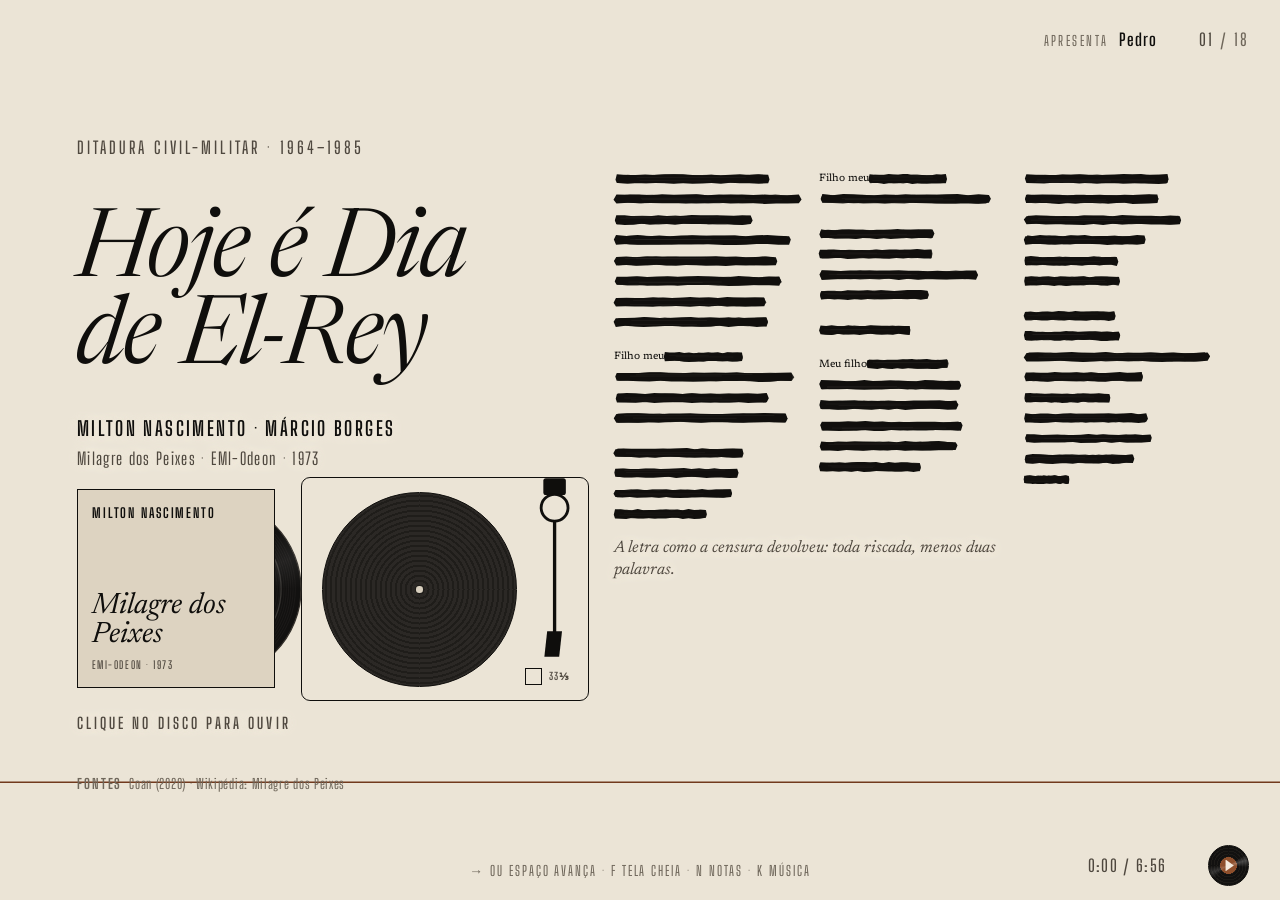
<file: index.html>
<!doctype html>
<html lang="pt-BR">
  <head>
    <meta charset="utf-8" />
    <meta name="viewport" content="width=device-width, initial-scale=1, viewport-fit=cover" />
    <title>Hoje é Dia de El-Rey · censura e voz</title>
    <meta name="description" content="Apresentação de História: “Hoje é Dia de El-Rey” (Milton Nascimento e Márcio Borges, 1973), a canção que teve a letra vetada pela censura da ditadura e foi gravada só com a voz." />
    <meta name="theme-color" content="#0f0e0c" />
    <link rel="icon" href="data:image/svg+xml,%3Csvg xmlns='http://www.w3.org/2000/svg' viewBox='0 0 32 32'%3E%3Crect width='32' height='32' fill='%23ebe4d6'/%3E%3Cpath d='M4 11.5l24-1.2v5.4L4 16.9z' fill='%2311100e'/%3E%3Cpath d='M4 20.2l17-.6v4.2l-17 .5z' fill='%2311100e'/%3E%3C/svg%3E" />

    <link rel="preload" href="assets/fonts/big-shoulders-display-normal-latin.woff2" as="font" type="font/woff2" crossorigin />
    <link rel="preload" href="assets/fonts/newsreader-normal-latin.woff2" as="font" type="font/woff2" crossorigin />
    <link rel="preload" href="assets/fonts/newsreader-italic-latin.woff2" as="font" type="font/woff2" crossorigin />

    <link rel="stylesheet" href="css/fonts.css" />
    <link rel="stylesheet" href="css/base.css" />
    <link rel="stylesheet" href="css/slides.css" />
  </head>
  <body class="carregando" data-tema="papel">
    <!-- A voz: serra desenhada pelo AnalyserNode (js/voz.js) -->
    <canvas id="voz" aria-hidden="true"></canvas>

    <!-- Os slides são montados aqui por js/render.js a partir de content/ -->
    <main id="deck" aria-live="polite"></main>

    <div id="chrome">
      <div class="progresso" aria-hidden="true"><span></span></div>
      <div class="contador" aria-label="slide atual"></div>
      <div class="apresentador" hidden><span class="ap-rotulo">apresenta</span><span class="ap-nome"></span></div>
      <div class="player" hidden>
        <span class="pl-modo"></span>
        <span class="pl-tempo">0:00</span>
        <button class="pl-btn" type="button" aria-label="Tocar a música (K)"></button>
      </div>
      <div class="pl-yt" hidden></div>
      <p class="dica">→ ou espaço avança · F tela cheia · N notas · K música</p>
    </div>

    <div id="wipe" aria-hidden="true"></div>
    <div id="blackout" aria-hidden="true"></div>
    <div id="erro" role="alert"></div>

    <!-- Filtro do carimbo: tinta falhada e borda irregular -->
    <svg width="0" height="0" style="position: absolute" aria-hidden="true" focusable="false">
      <filter id="tinta-carimbo" x="-10%" y="-20%" width="120%" height="140%">
        <feTurbulence type="fractalNoise" baseFrequency="0.85" numOctaves="3" seed="7" result="ruido" />
        <feColorMatrix in="ruido" type="matrix" values="0 0 0 0 0  0 0 0 0 0  0 0 0 0 0  0 0 0 -6 4.1" result="falhas" />
        <feComposite in="SourceGraphic" in2="falhas" operator="in" result="tinta" />
        <feTurbulence type="turbulence" baseFrequency="0.035" numOctaves="1" seed="3" result="onda" />
        <feDisplacementMap in="tinta" in2="onda" scale="3" xChannelSelector="R" yChannelSelector="G" />
      </filter>
    </svg>

    <noscript>
      <p style="padding: 2em; font-size: 20px">Esta apresentação precisa de JavaScript ligado.</p>
    </noscript>

    <script type="module" src="js/main.js"></script>
  </body>
</html>
</file>
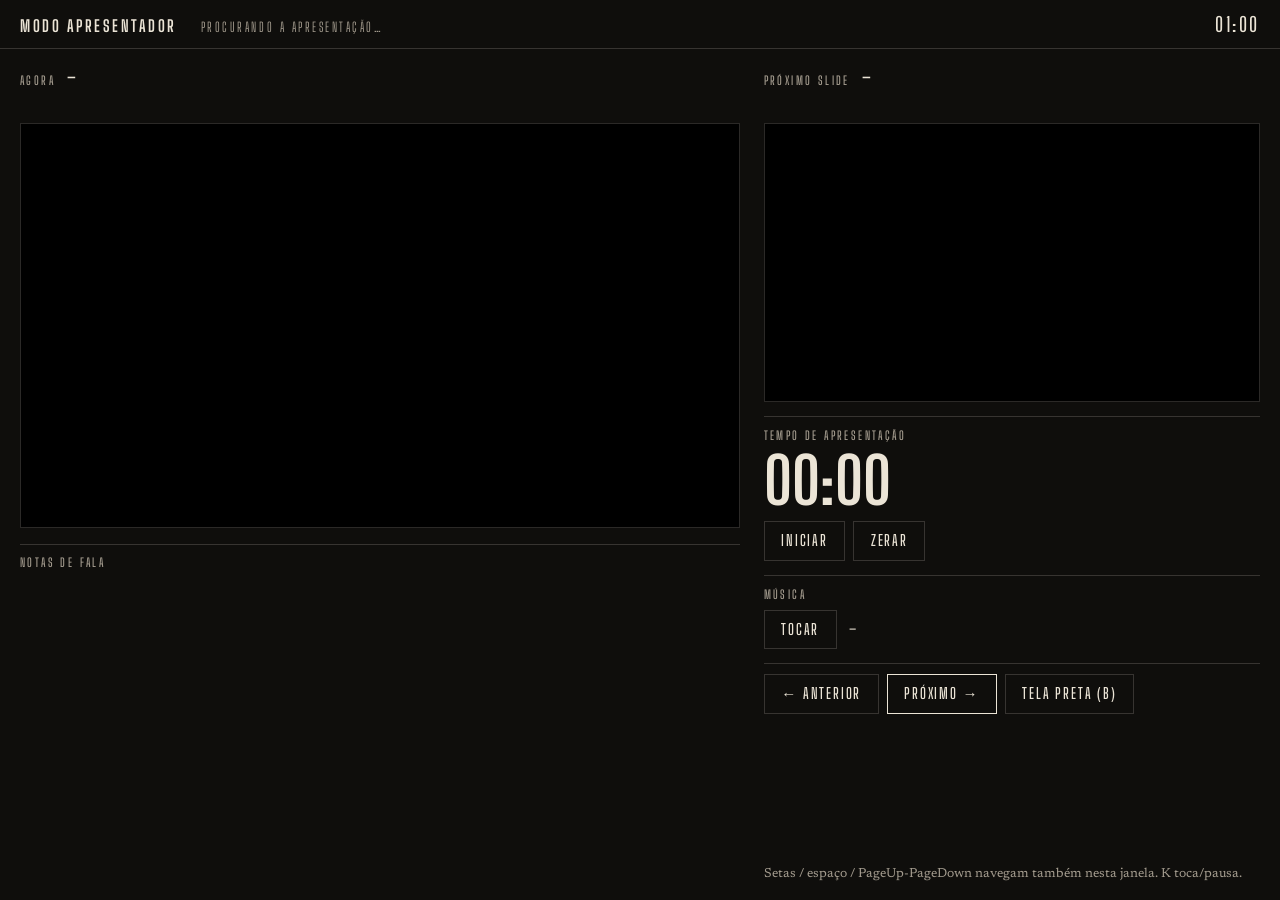
<file: presenter.html>
<!doctype html>
<html lang="pt-BR">
  <head>
    <meta charset="utf-8" />
    <meta name="viewport" content="width=device-width, initial-scale=1" />
    <title>Modo apresentador · Hoje é Dia de El-Rey</title>
    <meta name="robots" content="noindex" />
    <link rel="icon" href="data:image/svg+xml,%3Csvg xmlns='http://www.w3.org/2000/svg' viewBox='0 0 32 32'%3E%3Crect width='32' height='32' fill='%230f0e0c'/%3E%3Cpath d='M4 11.5l24-1.2v5.4L4 16.9z' fill='%23ebe4d6'/%3E%3C/svg%3E" />
    <link rel="stylesheet" href="css/fonts.css" />
    <link rel="stylesheet" href="css/presenter.css" />
  </head>
  <body>
    <header class="topo">
      <p class="marca">Modo apresentador</p>
      <p class="conexao" id="conexao">procurando a apresentação…</p>
      <p class="relogio" id="relogio">--:--</p>
    </header>

    <main class="painel">
      <section class="col-atual">
        <div class="rotulo">
          <span class="etiqueta">Agora</span>
          <span id="atual-titulo">–</span>
          <span class="passo" id="atual-passo"></span>
        </div>
        <p class="quem" id="atual-quem"></p>
        <div class="tela" id="tela-atual"><iframe id="prev-atual" title="Slide atual" tabindex="-1"></iframe></div>
        <section class="notas">
          <h2>Notas de fala</h2>
          <div id="notas" class="notas-texto"></div>
        </section>
      </section>

      <section class="col-lado">
        <div class="rotulo">
          <span class="etiqueta">Próximo slide</span>
          <span id="prox-titulo">–</span>
        </div>
        <p class="quem" id="prox-quem"></p>
        <div class="tela pequena" id="tela-prox"><iframe id="prev-prox" title="Próximo slide" tabindex="-1"></iframe></div>

        <div class="bloco cronometro">
          <span class="etiqueta">Tempo de apresentação</span>
          <p class="crono" id="crono">00:00</p>
          <div class="botoes">
            <button id="crono-btn" type="button">iniciar</button>
            <button id="crono-zerar" type="button">zerar</button>
          </div>
        </div>

        <div class="bloco audio">
          <span class="etiqueta">Música</span>
          <p class="au-linha"><button id="au-btn" type="button">tocar</button> <span id="au-tempo">–</span> <span id="au-modo" class="au-modo"></span></p>
        </div>

        <div class="bloco nav">
          <button id="nav-ant" type="button">← anterior</button>
          <button id="nav-prox" type="button" class="principal">próximo →</button>
          <button id="nav-black" type="button">tela preta (B)</button>
        </div>
        <p class="atalhos">Setas / espaço / PageUp-PageDown navegam também nesta janela. K toca/pausa.</p>
      </section>
    </main>

    <script type="module" src="js/presenter.js"></script>
  </body>
</html>
</file>
<file: css/fonts.css>
/* Fontes locais (baixadas do Google Fonts, licença SIL OFL — ver assets/fonts/OFL-*.txt).
   Nada é carregado da internet: a apresentação funciona offline. */

@font-face {
  font-family: "Big Shoulders Display";
  src: url("../assets/fonts/big-shoulders-display-normal-latin.woff2") format("woff2");
  font-weight: 100 900;
  font-style: normal;
  font-display: block;
  unicode-range: U+0000-00FF, U+0131, U+0152-0153, U+02BB-02BC, U+02C6, U+02DA, U+02DC, U+0304, U+0308, U+0329, U+2000-206F, U+20AC, U+2122, U+2191, U+2193, U+2212, U+2215, U+FEFF, U+FFFD;
}
@font-face {
  font-family: "Big Shoulders Display";
  src: url("../assets/fonts/big-shoulders-display-normal-latin-ext.woff2") format("woff2");
  font-weight: 100 900;
  font-style: normal;
  font-display: block;
  unicode-range: U+0100-02BA, U+02BD-02C5, U+02C7-02CC, U+02CE-02D7, U+02DD-02FF, U+0304, U+0308, U+0329, U+1D00-1DBF, U+1E00-1E9F, U+1EF2-1EFF, U+2020, U+20A0-20AB, U+20AD-20C4, U+2113, U+2C60-2C7F, U+A720-A7FF;
}

@font-face {
  font-family: "Newsreader";
  src: url("../assets/fonts/newsreader-normal-latin.woff2") format("woff2");
  font-weight: 200 800;
  font-style: normal;
  font-display: block;
  unicode-range: U+0000-00FF, U+0131, U+0152-0153, U+02BB-02BC, U+02C6, U+02DA, U+02DC, U+0304, U+0308, U+0329, U+2000-206F, U+20AC, U+2122, U+2191, U+2193, U+2212, U+2215, U+FEFF, U+FFFD;
}
@font-face {
  font-family: "Newsreader";
  src: url("../assets/fonts/newsreader-normal-latin-ext.woff2") format("woff2");
  font-weight: 200 800;
  font-style: normal;
  font-display: block;
  unicode-range: U+0100-02BA, U+02BD-02C5, U+02C7-02CC, U+02CE-02D7, U+02DD-02FF, U+0304, U+0308, U+0329, U+1D00-1DBF, U+1E00-1E9F, U+1EF2-1EFF, U+2020, U+20A0-20AB, U+20AD-20C4, U+2113, U+2C60-2C7F, U+A720-A7FF;
}
@font-face {
  font-family: "Newsreader";
  src: url("../assets/fonts/newsreader-italic-latin.woff2") format("woff2");
  font-weight: 200 800;
  font-style: italic;
  font-display: block;
  unicode-range: U+0000-00FF, U+0131, U+0152-0153, U+02BB-02BC, U+02C6, U+02DA, U+02DC, U+0304, U+0308, U+0329, U+2000-206F, U+20AC, U+2122, U+2191, U+2193, U+2212, U+2215, U+FEFF, U+FFFD;
}
@font-face {
  font-family: "Newsreader";
  src: url("../assets/fonts/newsreader-italic-latin-ext.woff2") format("woff2");
  font-weight: 200 800;
  font-style: italic;
  font-display: block;
  unicode-range: U+0100-02BA, U+02BD-02C5, U+02C7-02CC, U+02CE-02D7, U+02DD-02FF, U+0304, U+0308, U+0329, U+1D00-1DBF, U+1E00-1E9F, U+1EF2-1EFF, U+2020, U+20A0-20AB, U+20AD-20C4, U+2113, U+2C60-2C7F, U+A720-A7FF;
}
</file>
<file: css/base.css>
/* ==========================================================================
   Base: tokens, palco 16:9, elementos fixos (progresso, apresentador, player),
   tarjas e transições. As composições de cada slide estão em slides.css.
   ========================================================================== */

:root {
  /* Paleta: preto-tarja domina; vermelho-carimbo só em vetos e datas-chave;
     óxido de ferro só na voz (a serra). */
  --tinta: #0f0e0c;
  --tinta-2: #1c1a17;
  --papel: #ebe4d6;
  --papel-2: #ddd3c1;
  --carimbo: #cf2e1d;
  --carimbo-claro: #ff5a3c;
  --ferro: #8e4f2c;
  --ferro-claro: #d08a5a;

  /* 1u = 1% da largura de um palco 16:9 que cabe na tela.
     1366x768 → 13,66px · 1920x1080 → 19,2px */
  --u: min(1vw, 1.7778vh);

  --sans: "Big Shoulders Display", "Arial Narrow", sans-serif;
  --serif: "Newsreader", Georgia, serif;

  --t-micro: calc(var(--u) * 1.08);
  --t-small: calc(var(--u) * 1.32);
  --t-body: calc(var(--u) * 1.62);
  --t-lead: calc(var(--u) * 2.2);

  --ease-tarja: cubic-bezier(0.65, 0, 0.2, 1);
  --ease-saida: cubic-bezier(0.2, 0.7, 0.2, 1);
}

/* Os temas valem tanto para o <body> (elementos fixos) quanto para cada slide. */
[data-tema="papel"] {
  --bg: var(--papel);
  --fg: var(--tinta);
  --fg-2: #4f483f;
  --fg-3: #6f675b;
  --regra: rgba(15, 14, 12, 0.3);
  --acento: var(--carimbo);
  --marca: #11100e;
}
[data-tema="tarja"] {
  --bg: var(--tinta);
  --fg: var(--papel);
  --fg-2: #bdb5a7;
  --fg-3: #958d80;
  --regra: rgba(235, 228, 214, 0.26);
  --acento: var(--carimbo-claro);
  --marca: #ebe4d6;
}

*,
*::before,
*::after {
  box-sizing: border-box;
}

html,
body {
  margin: 0;
  height: 100%;
  overflow: hidden;
}

body {
  background: var(--bg, var(--papel));
  color: var(--fg, var(--tinta));
  font-family: var(--serif);
  font-size: var(--t-body);
  line-height: 1.4;
  -webkit-font-smoothing: antialiased;
  text-rendering: optimizeLegibility;
  font-kerning: normal;
  -webkit-tap-highlight-color: transparent;
  touch-action: pan-y;
}

body.carregando #deck,
body.carregando #chrome {
  visibility: hidden;
}

h1,
h2,
h3,
p,
ol,
ul,
dl,
dd,
figure,
blockquote {
  margin: 0;
  padding: 0;
}
ol,
ul {
  list-style: none;
}
button {
  font: inherit;
  color: inherit;
  background: none;
  border: 0;
  padding: 0;
  cursor: pointer;
}
a {
  color: inherit;
}
em {
  font-style: italic;
}
strong {
  font-weight: 650;
}
:focus-visible {
  outline: 2px solid var(--acento);
  outline-offset: 3px;
}

/* --------------------------------------------------------------------------
   Camadas: voz (canvas) atrás, slides no meio, controles na frente.
   -------------------------------------------------------------------------- */

#voz {
  position: fixed;
  inset: 0;
  width: 100vw;
  height: 100vh;
  z-index: 1;
  pointer-events: none;
}

#deck {
  position: fixed;
  inset: 0;
  z-index: 2;
}

.slide {
  position: absolute;
  inset: 0;
  visibility: hidden;
  display: grid;
  place-items: center;
  overflow: hidden;
}
.slide.is-active {
  visibility: visible;
}

/* O palco: composição desenhada em 100u x 56,25u. */
.stage {
  position: relative;
  width: calc(var(--u) * 100);
  height: calc(var(--u) * 56.25);
}

/* --------------------------------------------------------------------------
   Tipografia comum
   -------------------------------------------------------------------------- */

.kicker {
  position: absolute;
  left: calc(var(--u) * 6);
  top: calc(var(--u) * 3.6);
  font-family: var(--sans);
  font-weight: 600;
  font-size: var(--t-small);
  letter-spacing: 0.16em;
  text-transform: uppercase;
  color: var(--fg-2);
}

.fontes {
  position: absolute;
  left: calc(var(--u) * 6);
  right: calc(var(--u) * 24);
  bottom: calc(var(--u) * 1.4);
  font-family: var(--sans);
  font-weight: 500;
  font-size: var(--t-micro);
  letter-spacing: 0.05em;
  color: var(--fg-3);
  line-height: 1.25;
}
.fontes b {
  font-weight: 700;
  letter-spacing: 0.14em;
  text-transform: uppercase;
  margin-right: 0.5em;
}

.cit-ref {
  display: block;
  margin-top: 0.7em;
  font-family: var(--sans);
  font-style: normal;
  font-weight: 500;
  font-size: var(--t-micro);
  letter-spacing: 0.06em;
  color: var(--fg-3);
}
.cit-ref .autor {
  display: block;
  font-weight: 700;
  letter-spacing: 0.12em;
  text-transform: uppercase;
  color: var(--fg-2);
}

/* --------------------------------------------------------------------------
   Tarjas (pincel atômico). Cada trecho censurado recebe um traço SVG único,
   gerado em js/tarja.js. "Liberar" recolhe o traço da esquerda para a direita.
   -------------------------------------------------------------------------- */

.verso {
  display: block;
}

.seg.tarjado {
  color: transparent;
  background-repeat: no-repeat;
  background-position: right center;
  background-size: 100% 100%;
  -webkit-box-decoration-break: clone;
  box-decoration-break: clone;
  padding: 0.04em 0.14em;
  margin: 0 -0.14em;
  transition:
    background-size 0.8s var(--ease-tarja),
    color 0.4s ease 0.35s;
}
.seg.tarjado.liberado {
  background-size: 0% 100%;
  color: var(--fg);
}

/* As duas palavras que a censura deixou passar. */
.seg.sobrevivente {
  color: var(--fg);
  text-decoration-line: underline;
  text-decoration-color: transparent;
  text-decoration-thickness: 0.07em;
  text-underline-offset: 0.2em;
  transition:
    color 0.5s ease,
    text-decoration-color 0.5s ease;
}
/* Quando "filho meu" soa na gravação (0:57, 2:04, 3:09), as palavras acendem. */
body.filho-aceso .seg.sobrevivente,
body.filho-aceso [data-sobrevivente] {
  color: var(--acento);
  text-decoration-color: var(--acento);
}
[data-sobrevivente] {
  transition: color 0.6s ease;
}

/* --------------------------------------------------------------------------
   Elementos fixos
   -------------------------------------------------------------------------- */

#chrome {
  position: fixed;
  inset: 0;
  z-index: 5;
  pointer-events: none;
  font-family: var(--sans);
  color: var(--fg-2);
}
#chrome > * {
  pointer-events: auto;
}

.progresso {
  position: absolute;
  left: 0;
  right: 0;
  top: 0;
  height: 3px;
  pointer-events: none;
}
.progresso span {
  display: block;
  height: 100%;
  width: 100%;
  background: var(--fg);
  opacity: 0.55;
  transform-origin: left;
  transform: scaleX(0);
  transition: transform 0.5s var(--ease-saida);
}

.contador {
  position: absolute;
  right: calc(var(--u) * 2.4);
  top: calc(var(--u) * 2.2);
  font-size: var(--t-small);
  font-weight: 600;
  letter-spacing: 0.12em;
  font-variant-numeric: tabular-nums;
  pointer-events: none;
}
.contador .de {
  color: var(--fg-3);
}

/* Quem apresenta: discreto, ao lado do contador. */
.apresentador {
  position: absolute;
  right: calc(var(--u) * 9.6);
  top: calc(var(--u) * 2.2);
  display: flex;
  align-items: baseline;
  gap: 0.6em;
  font-size: var(--t-small);
  pointer-events: none;
}
.apresentador .ap-rotulo {
  font-weight: 500;
  font-size: var(--t-micro);
  letter-spacing: 0.18em;
  text-transform: uppercase;
  color: var(--fg-3);
}
.apresentador .ap-nome {
  font-weight: 650;
  letter-spacing: 0.06em;
  color: var(--fg);
}

/* Mini-controle do áudio: sempre à mão, canto inferior direito. */
.player {
  position: absolute;
  right: calc(var(--u) * 2.4);
  bottom: calc(var(--u) * 1.1);
  display: flex;
  align-items: center;
  gap: 0.75em;
  font-size: var(--t-small);
}
.player[hidden] {
  display: none;
}
/* O botão é um disquinho: sulcos, selo cor de ferro, e um reflexo que gira enquanto toca. */
.pl-btn {
  position: relative;
  width: calc(var(--u) * 3.2);
  height: calc(var(--u) * 3.2);
  min-width: 36px;
  min-height: 36px;
  border-radius: 50%;
  border: 1.5px solid var(--fg);
  color: #f4ebde;
  background:
    radial-gradient(circle, var(--ferro) 0 30%, transparent 31%),
    repeating-radial-gradient(circle, #121110 0 2px, #1d1b18 2px 3px);
}
.pl-btn::after {
  content: "";
  position: absolute;
  inset: 0;
  border-radius: 50%;
  background: conic-gradient(from 20deg, transparent 0 10%, rgba(255, 255, 255, 0.22) 15%, transparent 21% 58%, rgba(255, 255, 255, 0.14) 63%, transparent 69%);
}
.pl-btn.tocando::after {
  animation: girar 1.8s linear infinite;
}
@keyframes girar {
  to {
    transform: rotate(360deg);
  }
}
.pl-btn::before {
  content: "";
  position: absolute;
  z-index: 1;
  inset: 0;
  margin: auto;
  width: 26%;
  height: 30%;
  background: currentColor;
  clip-path: polygon(18% 0, 100% 50%, 18% 100%);
}
.pl-btn.tocando::before {
  width: 24%;
  height: 26%;
  clip-path: none;
  background: linear-gradient(90deg, currentColor 0 34%, transparent 34% 66%, currentColor 66% 100%);
}
.pl-tempo {
  font-weight: 600;
  letter-spacing: 0.08em;
  font-variant-numeric: tabular-nums;
  color: var(--fg-2);
  min-width: 6.4em;
}
.pl-modo {
  font-size: var(--t-micro);
  letter-spacing: 0.14em;
  text-transform: uppercase;
  color: var(--fg-3);
}
/* Fallback do YouTube: o player precisa ficar visível para tocar. */
.pl-yt {
  position: fixed;
  right: calc(var(--u) * 2.4);
  bottom: calc(var(--u) * 4.6);
  width: 176px;
  height: 99px;
  background: #000;
  border: 1px solid var(--regra);
  opacity: 0.45;
  transition: opacity 0.3s ease;
}
.pl-yt:hover {
  opacity: 1;
}
.pl-yt iframe {
  width: 100%;
  height: 100%;
  border: 0;
  display: block;
}
.pl-yt.recolhido {
  opacity: 0.02;
  pointer-events: none;
}

.dica {
  position: absolute;
  left: 50%;
  bottom: calc(var(--u) * 1.5);
  transform: translateX(-50%);
  font-size: var(--t-micro);
  font-weight: 500;
  letter-spacing: 0.14em;
  text-transform: uppercase;
  color: var(--fg-3);
  white-space: nowrap;
  pointer-events: none;
  transition: opacity 0.8s ease;
}
.dica.some {
  opacity: 0;
}

/* Transição: uma tarja varre a tela. */
#wipe {
  position: fixed;
  inset: 0;
  z-index: 8;
  background: var(--tinta);
  transform: scaleX(0);
  transform-origin: left center;
  pointer-events: none;
  will-change: transform;
}

#blackout {
  position: fixed;
  inset: 0;
  z-index: 9;
  background: #000;
  opacity: 0;
  pointer-events: none;
  transition: opacity 0.3s ease;
}
body.blackout #blackout {
  opacity: 1;
  pointer-events: auto;
}

/* Tela de erro (JSON mal formatado, arquivo faltando...). */
#erro {
  position: fixed;
  inset: 0;
  z-index: 10;
  display: none;
  padding: 8vh 8vw;
  background: var(--papel);
  color: var(--tinta);
  font-family: var(--serif);
  font-size: 20px;
  overflow: auto;
}
#erro.visivel {
  display: block;
}
#erro h1 {
  font-family: var(--sans);
  font-size: 48px;
  letter-spacing: 0.04em;
  text-transform: uppercase;
  color: var(--carimbo);
  margin-bottom: 0.5em;
}
#erro pre {
  white-space: pre-wrap;
  font-family: ui-monospace, Consolas, monospace;
  font-size: 15px;
  background: var(--papel-2);
  padding: 1em;
}

/* Modo prévia (iframes do modo apresentador): só o slide. */
body.previa #chrome,
body.previa #wipe {
  display: none;
}

/* Telas em pé (celular): o palco vira coluna rolável. */
@media (max-aspect-ratio: 4/5) {
  :root {
    --u: 2.5vw;
  }
  .slide {
    display: block;
    overflow-x: hidden;
    overflow-y: auto;
    -webkit-overflow-scrolling: touch;
  }
  .stage {
    width: 100%;
    height: auto;
    min-height: 100%;
    padding: calc(var(--u) * 14) 16px calc(var(--u) * 26);
  }
  .kicker,
  .fontes {
    position: static;
  }
  .fontes {
    margin-top: 2em;
  }
  /* Faixas de fundo: o conteúdo rola por baixo dos controles. */
  #chrome::before,
  #chrome::after {
    content: "";
    position: absolute;
    left: 0;
    right: 0;
    z-index: -1;
    background: var(--bg);
    pointer-events: none;
  }
  #chrome::before {
    top: 0;
    height: 46px;
  }
  #chrome::after {
    bottom: 0;
    height: 58px;
    border-top: 1px solid var(--regra);
  }
  .contador {
    top: 14px;
    right: 16px;
  }
  .apresentador {
    left: 16px;
    right: auto;
    top: 14px;
  }
  .player {
    right: 16px;
    bottom: 10px;
  }
  .pl-yt {
    width: 128px;
    height: 72px;
    bottom: 66px;
  }
  .dica {
    display: none;
  }
}

@media (prefers-reduced-motion: reduce) {
  .pl-btn.tocando::after {
    animation: none;
  }
  .seg.tarjado,
  .seg.sobrevivente,
  [data-sobrevivente],
  .progresso span {
    transition: none;
  }
}
</file>
<file: css/slides.css>
/* ==========================================================================
   Composições dos slides. Tudo medido em "u" (1u = 1% da largura do palco 16:9).
   Grade assimétrica: margem de 6u, colunas desiguais, muito espaço vazio.
   ========================================================================== */

/* Voltar a um slide mostra o estado final sem replay de animações. */
.slide.entrando *,
.slide.entrando *::before,
.slide.entrando *::after {
  transition: none !important;
  animation: none !important;
}

.aviso-tipo,
.aviso-letra {
  position: absolute;
  font-family: var(--sans);
  font-weight: 650;
  letter-spacing: 0.12em;
  text-transform: uppercase;
  color: var(--acento);
}
.aviso-tipo {
  left: calc(var(--u) * 6);
  top: calc(var(--u) * 10);
  font-size: var(--t-lead);
}
.aviso-letra {
  position: static;
  margin-top: calc(var(--u) * 0.8);
  font-size: var(--t-micro);
}

/* Halo cartográfico: textos que a serra pode cruzar ganham um contorno da cor do
   fundo, como rótulos sobre curvas de nível. */
.ab-letra figcaption,
.ab-vitrola-legenda,
.aviso-letra,
.si-texto,
.ab-disco,
.ab-autores {
  text-shadow:
    0 0 3px var(--bg),
    0 0 6px var(--bg),
    0 0 10px var(--bg),
    0 0 14px var(--bg);
}

/* Letra tarjada (comum) */
.letra {
  font-family: var(--serif);
}
.letra .estrofe {
  position: relative;
}
.voz-rotulo {
  font-family: var(--sans);
  font-weight: 700;
  letter-spacing: 0.2em;
  text-transform: uppercase;
  color: var(--fg-3);
}

/* ------------------------------------------------------------------ abertura */

.s-abertura .ab-rotulo {
  position: absolute;
  left: calc(var(--u) * 6);
  top: calc(var(--u) * 3.6);
  font-family: var(--sans);
  font-weight: 600;
  font-size: var(--t-small);
  letter-spacing: 0.18em;
  text-transform: uppercase;
  color: var(--fg-2);
}
.ab-titulo {
  position: absolute;
  left: calc(var(--u) * 6);
  top: calc(var(--u) * 9.4);
  width: calc(var(--u) * 36);
}
.nw {
  white-space: nowrap;
}
.ab-titulo h1 {
  font-family: var(--serif);
  font-style: italic;
  font-weight: 360;
  font-size: calc(var(--u) * 7.4);
  line-height: 0.92;
  letter-spacing: -0.015em;
}
.ab-autores {
  margin-top: calc(var(--u) * 2.4);
  font-family: var(--sans);
  font-weight: 650;
  font-size: calc(var(--u) * 1.55);
  letter-spacing: 0.12em;
  text-transform: uppercase;
}
.ab-disco {
  margin-top: calc(var(--u) * 0.3);
  font-family: var(--sans);
  font-weight: 500;
  font-size: var(--t-small);
  letter-spacing: 0.08em;
  color: var(--fg-2);
}

/* A vitrola no lugar do botão de play. */
.ab-vitrola {
  position: absolute;
  left: calc(var(--u) * 6);
  top: calc(var(--u) * 30.2);
}
.ab-vitrola-legenda {
  margin-top: calc(var(--u) * 1);
  font-family: var(--sans);
  font-weight: 650;
  font-size: calc(var(--u) * 1.2);
  letter-spacing: 0.2em;
  text-transform: uppercase;
  color: var(--fg-2);
}
.ab-vitrola-legenda .tocando,
body.audio-tocando .ab-vitrola-legenda .parado {
  display: none;
}
body.audio-tocando .ab-vitrola-legenda .tocando {
  display: inline;
}

/* ------------------------------------------------------------------ vitrola
   Vista de cima, em traço, como um desenho técnico. Medidas em u (palco 16:9).
   Capa 0–15,5u · base 17,5–40u · centro do prato (26,7u ; 8,75u) · pivô do braço (37,3u ; 2,4u) */

[data-tema="papel"] {
  --capa-bg: var(--papel-2);
}
[data-tema="tarja"] {
  --capa-bg: var(--tinta-2);
}
.vitrola {
  position: relative;
  width: calc(var(--u) * 40);
  height: calc(var(--u) * 17.5);
  cursor: pointer;
  color: var(--fg);
}
.vt-base {
  position: absolute;
  left: calc(var(--u) * 17.5);
  top: 0;
  width: calc(var(--u) * 22.5);
  height: calc(var(--u) * 17.5);
  z-index: 1;
  border: 1.5px solid var(--fg);
  border-radius: calc(var(--u) * 0.7);
  background: var(--bg);
}
.vt-prato {
  position: absolute;
  left: calc(var(--u) * 1.6);
  top: calc(var(--u) * 1.15);
  width: calc(var(--u) * 15.2);
  height: calc(var(--u) * 15.2);
  border-radius: 50%;
  border: 1.5px solid var(--fg);
  background: repeating-radial-gradient(circle, #2b2825 0 3px, #1f1d1a 3px 5px);
}
.vt-prato::after {
  content: "";
  position: absolute;
  inset: 0;
  margin: auto;
  width: calc(var(--u) * 0.5);
  height: calc(var(--u) * 0.5);
  border-radius: 50%;
  background: #d9d0bf;
}
.vt-liga {
  position: absolute;
  left: calc(var(--u) * 17.4);
  bottom: calc(var(--u) * 1.1);
  width: calc(var(--u) * 1.4);
  height: calc(var(--u) * 1.4);
  border: 1.5px solid var(--fg);
  transition: background-color 0.3s;
}
.vitrola.girando .vt-liga {
  background: var(--fg);
}
.vt-rpm {
  position: absolute;
  left: calc(var(--u) * 19.3);
  bottom: calc(var(--u) * 1.25);
  font-family: var(--sans);
  font-weight: 650;
  font-size: calc(var(--u) * 0.8);
  letter-spacing: 0.1em;
  white-space: pre;
  color: var(--fg-2);
}
.vt-disco-pos {
  position: absolute;
  left: calc(var(--u) * 3.4);
  top: calc(var(--u) * 1.65);
  width: calc(var(--u) * 14.2);
  height: calc(var(--u) * 14.2);
  z-index: 2;
  transition: transform 0.8s cubic-bezier(0.45, 0.05, 0.25, 1);
}
/* O disco sai de dentro da capa e vai para o prato. */
.vitrola.no-prato .vt-disco-pos {
  transform: translateX(calc(var(--u) * 16.2));
}
.vt-disco,
.vt-disco svg {
  display: block;
  width: 100%;
  height: 100%;
}
.vt-disco {
  will-change: transform;
}
/* Reflexo parado sobre o disco que gira: é ele que deixa o giro visível. */
.vt-brilho {
  position: absolute;
  inset: 0;
  border-radius: 50%;
  pointer-events: none;
  background: conic-gradient(from 210deg, transparent 0 7%, rgba(255, 255, 255, 0.11) 12%, transparent 17% 55%, rgba(255, 255, 255, 0.07) 61%, transparent 67%);
}
.vt-capa {
  position: absolute;
  left: 0;
  top: calc(var(--u) * 1);
  width: calc(var(--u) * 15.5);
  height: calc(var(--u) * 15.5);
  z-index: 3;
  display: flex;
  flex-direction: column;
  padding: calc(var(--u) * 1.1);
  border: 1.5px solid var(--fg);
  background: var(--capa-bg);
  transition: transform 0.5s var(--ease-saida);
}
.vitrola:hover .vt-capa {
  transform: translateX(calc(var(--u) * -0.3));
}
.vt-capa-autor {
  font-family: var(--sans);
  font-weight: 700;
  font-size: calc(var(--u) * 1.05);
  letter-spacing: 0.14em;
  text-transform: uppercase;
}
.vt-capa-titulo {
  margin-top: auto;
  font-family: var(--serif);
  font-style: italic;
  font-size: calc(var(--u) * 2.3);
  line-height: 0.98;
}
.vt-capa-ano {
  margin-top: calc(var(--u) * 0.6);
  font-family: var(--sans);
  font-weight: 600;
  font-size: calc(var(--u) * 0.85);
  letter-spacing: 0.14em;
  text-transform: uppercase;
  color: var(--fg-2);
}
.vt-braco {
  position: absolute;
  left: calc(var(--u) * 35.3);
  top: 0;
  width: calc(var(--u) * 4);
  height: calc(var(--u) * 16);
  z-index: 4;
  transform-origin: calc(var(--u) * 2) calc(var(--u) * 2.4);
  pointer-events: none;
}
.vt-braco svg {
  display: block;
  width: 100%;
  height: 100%;
  overflow: visible;
}
.vt-haste {
  stroke: var(--fg);
  stroke-width: 0.26;
  stroke-linecap: round;
}
.vt-pivo {
  fill: var(--bg);
  stroke: var(--fg);
  stroke-width: 0.22;
}
.vt-peso,
.vt-cabeca {
  fill: var(--fg);
}
@media (prefers-reduced-motion: reduce) {
  .vt-disco-pos,
  .vt-capa {
    transition: none;
  }
}

.ab-letra {
  position: absolute;
  left: calc(var(--u) * 48);
  top: calc(var(--u) * 6.2);
  width: calc(var(--u) * 46);
}
/* Miniatura da folha riscada: um verso por linha, sem quebrar. */
.letra-mini {
  columns: 3;
  column-gap: calc(var(--u) * 2);
  font-size: calc(var(--u) * 0.82);
  line-height: 1.95;
}
.letra-mini .verso {
  white-space: nowrap;
}
.letra-mini .estrofe {
  break-inside: avoid;
  margin-bottom: calc(var(--u) * 1.1);
}
.ab-letra figcaption {
  margin-top: calc(var(--u) * 1);
  max-width: calc(var(--u) * 30);
  font-family: var(--serif);
  font-style: italic;
  font-size: var(--t-small);
  line-height: 1.3;
  color: var(--fg-2);
}

/* ---------------------------------------------------------------------- tese */

.te-linhas {
  position: absolute;
  left: calc(var(--u) * 6);
  top: calc(var(--u) * 7);
  width: calc(var(--u) * 80);
}
.te-linha {
  font-family: var(--sans);
  font-weight: 700;
  font-size: calc(var(--u) * 4.1);
  line-height: 1.04;
  letter-spacing: 0.01em;
  text-transform: uppercase;
}
.te-linha + .te-linha {
  color: var(--fg-2);
}
.te-destaque {
  position: absolute;
  left: calc(var(--u) * 5);
  top: calc(var(--u) * 19);
  text-align: left;
  cursor: pointer;
  font-family: var(--serif);
  font-style: italic;
  font-weight: 300;
  font-size: calc(var(--u) * 16.5);
  line-height: 1;
  letter-spacing: -0.025em;
}
.te-dica {
  position: absolute;
  left: calc(var(--u) * 6);
  top: calc(var(--u) * 38.8);
  font-family: var(--sans);
  font-weight: 600;
  font-size: calc(var(--u) * 1.15);
  letter-spacing: 0.16em;
  text-transform: uppercase;
  color: var(--fg-3);
}
.te-dica em {
  font-family: var(--serif);
  letter-spacing: 0.02em;
  text-transform: none;
  color: var(--fg-2);
}
.te-cit {
  position: absolute;
  left: calc(var(--u) * 58);
  top: calc(var(--u) * 38.5);
  width: calc(var(--u) * 36);
  padding-top: calc(var(--u) * 1);
  border-top: 1px solid var(--regra);
  font-size: calc(var(--u) * 1.45);
  line-height: 1.38;
  color: var(--fg-2);
}
.te-cit p {
  font-style: italic;
  color: var(--fg);
}

/* ------------------------------------------------------------------ contexto */

.ctx-cabeca {
  position: absolute;
  left: calc(var(--u) * 6);
  top: calc(var(--u) * 8.4);
  width: calc(var(--u) * 35);
}
.ctx-sigla {
  font-family: var(--sans);
  font-weight: 800;
  font-size: calc(var(--u) * 19);
  line-height: 0.78;
  margin-left: calc(var(--u) * -0.5);
}
.ctx-data {
  margin-top: calc(var(--u) * 1.8);
  font-family: var(--sans);
  font-weight: 650;
  font-size: calc(var(--u) * 1.6);
  letter-spacing: 0.14em;
  text-transform: uppercase;
}
.ctx-lead {
  margin-top: calc(var(--u) * 1.2);
  font-style: italic;
  font-size: calc(var(--u) * 2.5);
  line-height: 1.12;
}
.ctx-blocos {
  position: absolute;
  left: calc(var(--u) * 45);
  right: calc(var(--u) * 6);
  top: calc(var(--u) * 8.4);
  display: grid;
  grid-template-columns: 1fr 1fr;
  column-gap: calc(var(--u) * 3);
  row-gap: calc(var(--u) * 2.4);
}
.ctx-bloco {
  border-top: 1.5px solid var(--fg);
  padding-top: calc(var(--u) * 0.9);
}
.ctx-bloco h3 {
  display: flex;
  gap: 0.8em;
  margin-bottom: calc(var(--u) * 0.5);
  font-family: var(--sans);
  font-weight: 700;
  font-size: calc(var(--u) * 1.45);
  letter-spacing: 0.12em;
  text-transform: uppercase;
}
.ctx-bloco h3 .n {
  color: var(--fg-3);
  font-weight: 600;
}
.ctx-bloco p {
  font-size: calc(var(--u) * 1.5);
  line-height: 1.32;
}
.ctx-cit {
  position: absolute;
  left: calc(var(--u) * 6);
  top: calc(var(--u) * 38.5);
  width: calc(var(--u) * 33);
  padding-left: calc(var(--u) * 1.6);
  border-left: 3px solid var(--acento);
  font-size: calc(var(--u) * 1.6);
  line-height: 1.3;
}
.ctx-cit p {
  font-style: italic;
}

/* ------------------------------------------------------------ linha do tempo */

.tl-legenda {
  position: absolute;
  left: calc(var(--u) * 6);
  right: calc(var(--u) * 6);
  top: calc(var(--u) * 8.5);
  display: grid;
  grid-template-columns: calc(var(--u) * 36) 1fr;
  column-gap: calc(var(--u) * 3);
  align-items: start;
}
.tl-ano {
  font-family: var(--sans);
  font-weight: 800;
  font-size: calc(var(--u) * 11.5);
  line-height: 0.8;
  font-variant-numeric: tabular-nums;
}
.tl-legenda.geral .tl-ano {
  font-size: calc(var(--u) * 7.6);
  padding-top: calc(var(--u) * 1.2);
}
.tl-legenda.destaque .tl-ano {
  color: var(--acento);
}
.tl-titulo {
  font-family: var(--sans);
  font-weight: 700;
  font-size: calc(var(--u) * 3.2);
  line-height: 1;
  letter-spacing: 0.02em;
  text-transform: uppercase;
}
.tl-legenda.geral .tl-titulo {
  font-family: var(--serif);
  font-style: italic;
  font-weight: 400;
  text-transform: none;
  font-size: calc(var(--u) * 3.4);
  padding-top: calc(var(--u) * 1.6);
}
.tl-texto {
  margin-top: calc(var(--u) * 1.1);
  max-width: calc(var(--u) * 46);
  font-size: calc(var(--u) * 1.85);
  line-height: 1.32;
}
/* Cada marco aparece como se uma tarja fosse puxada da esquerda para a direita. */
.tl-legenda.troca .tl-ano,
.tl-legenda.troca .tl-desc {
  animation: puxar 0.6s var(--ease-tarja) both;
}
.tl-legenda.troca .tl-desc {
  animation-delay: 0.08s;
}
@keyframes puxar {
  from {
    clip-path: inset(0 100% 0 0);
  }
  to {
    clip-path: inset(0 0 0 0);
  }
}

.tl-eixo {
  position: absolute;
  left: calc(var(--u) * 6);
  right: calc(var(--u) * 6);
  top: calc(var(--u) * 39);
  border-top: 1.5px solid var(--fg-2);
}
.tl-tick {
  position: absolute;
  top: calc(var(--u) * -0.45);
  width: 1px;
  height: calc(var(--u) * 0.9);
  background: var(--fg-3);
}
.tl-tick.maior {
  top: calc(var(--u) * -0.8);
  height: calc(var(--u) * 1.6);
  background: var(--fg-2);
}
.tl-faixa {
  position: absolute;
  top: calc(var(--u) * -5.4);
  height: calc(var(--u) * 4.2);
  border-top: 1px solid var(--fg-2);
  background: repeating-linear-gradient(135deg, rgba(235, 228, 214, 0.13) 0 2px, transparent 2px 8px);
}
.tl-faixa span {
  position: absolute;
  left: calc(var(--u) * 0.6);
  top: calc(var(--u) * 0.5);
  font-family: var(--sans);
  font-weight: 600;
  font-size: calc(var(--u) * 1.05);
  letter-spacing: 0.12em;
  text-transform: uppercase;
  color: var(--fg-2);
  white-space: nowrap;
}
.tl-marco {
  position: absolute;
  top: 0;
  transform: translateX(-50%);
  display: flex;
  flex-direction: column;
  align-items: center;
  padding: 0 calc(var(--u) * 0.6) calc(var(--u) * 0.6);
  cursor: pointer;
}
.tl-marco:hover .tl-rotulo {
  color: var(--fg);
}
.tl-ponto {
  width: calc(var(--u) * 1.25);
  height: calc(var(--u) * 1.25);
  margin-top: calc(var(--u) * -0.7);
  border-radius: 50%;
  border: 2px solid var(--fg-2);
  background: var(--bg);
  transition:
    transform 0.4s var(--ease-saida),
    background-color 0.3s;
}
.tl-rotulo {
  margin-top: calc(var(--u) * 1.1);
  font-family: var(--sans);
  font-weight: 650;
  font-size: calc(var(--u) * 1.5);
  letter-spacing: 0.06em;
  color: var(--fg-3);
  white-space: nowrap;
  transition: color 0.3s;
}
.tl-marco.baixo .tl-rotulo {
  margin-top: calc(var(--u) * 3.6);
}
.tl-marco.destaque .tl-ponto {
  border-color: var(--acento);
}
.tl-marco.destaque .tl-rotulo {
  color: var(--acento);
}
.tl-marco.visto .tl-ponto {
  background: var(--fg-2);
}
.tl-marco.destaque.visto .tl-ponto {
  background: var(--acento);
}
.tl-marco.atual .tl-ponto {
  transform: scale(1.7);
  background: var(--fg);
  border-color: var(--fg);
}
.tl-marco.destaque.atual .tl-ponto {
  background: var(--acento);
  border-color: var(--acento);
}
.tl-marco.atual .tl-rotulo {
  color: var(--fg);
}

/* ----------------------------------------------------------------- biografia */

.bio-nome {
  position: absolute;
  left: calc(var(--u) * 5.4);
  top: calc(var(--u) * 8);
  display: flex;
  flex-direction: column;
  font-family: var(--sans);
  font-weight: 800;
  font-size: calc(var(--u) * 10.4);
  line-height: 0.84;
  text-transform: uppercase;
}
.bio-sub {
  position: absolute;
  left: calc(var(--u) * 6);
  top: calc(var(--u) * 28);
  width: calc(var(--u) * 34);
  font-style: italic;
  font-size: calc(var(--u) * 2.5);
  line-height: 1.15;
  color: var(--fg-2);
}
.bio-eventos {
  position: absolute;
  left: calc(var(--u) * 55);
  right: calc(var(--u) * 6);
  top: calc(var(--u) * 7.6);
}
.bio-eventos li {
  display: grid;
  grid-template-columns: calc(var(--u) * 8.6) 1fr;
  column-gap: calc(var(--u) * 1.6);
  padding: calc(var(--u) * 0.95) 0;
  border-top: 1px solid var(--regra);
}
.bio-eventos li:first-child {
  border-top: 1.5px solid var(--fg);
}
.bio-ano {
  font-family: var(--sans);
  font-weight: 750;
  font-size: calc(var(--u) * 1.9);
  line-height: 1.1;
}
.bio-eventos p {
  font-size: calc(var(--u) * 1.42);
  line-height: 1.3;
}

/* ----------------------------------------------------------------- parceiros */

.pa-titulo {
  position: absolute;
  left: calc(var(--u) * 6);
  top: calc(var(--u) * 7.4);
  width: calc(var(--u) * 40);
  font-style: italic;
  font-weight: 380;
  font-size: calc(var(--u) * 3.7);
  line-height: 1.04;
}
.pa-pessoa h3 {
  font-family: var(--sans);
  font-weight: 750;
  font-size: calc(var(--u) * 3.3);
  line-height: 0.95;
  text-transform: uppercase;
}
.pa-papel {
  margin-bottom: calc(var(--u) * 0.5);
  font-family: var(--sans);
  font-weight: 600;
  font-size: calc(var(--u) * 1.15);
  letter-spacing: 0.14em;
  text-transform: uppercase;
  color: var(--fg-3);
}
.pa-datas {
  margin-top: calc(var(--u) * 0.35);
  font-style: italic;
  font-size: calc(var(--u) * 1.3);
  color: var(--fg-2);
}
.pa-barras {
  display: flex;
  flex-direction: column;
  gap: calc(var(--u) * 0.4);
  width: 72%;
  margin: calc(var(--u) * 1) 0;
}
.barra {
  display: block;
  height: calc(var(--u) * 1);
  background-repeat: no-repeat;
  background-size: 100% 100%;
}
.pa-texto {
  font-size: calc(var(--u) * 1.45);
  line-height: 1.32;
}
.pa-cit {
  margin-top: calc(var(--u) * 1.2);
  padding-left: calc(var(--u) * 1.2);
  border-left: 2px solid var(--regra);
  font-style: italic;
  font-size: calc(var(--u) * 1.45);
  line-height: 1.32;
  color: var(--fg-2);
}
.pa-principal {
  position: absolute;
  left: calc(var(--u) * 6);
  top: calc(var(--u) * 17.6);
  width: calc(var(--u) * 40);
}
.pa-outros {
  position: absolute;
  left: calc(var(--u) * 53);
  right: calc(var(--u) * 6);
  top: calc(var(--u) * 7.4);
  display: flex;
  flex-direction: column;
  gap: calc(var(--u) * 2.2);
}
.pa-outro h3 {
  font-size: calc(var(--u) * 2.6);
}
.pa-outro .pa-barras {
  width: 48%;
  margin: calc(var(--u) * 0.7) 0;
}
.pa-outro .barra {
  height: calc(var(--u) * 0.8);
}
.pa-outro .pa-texto {
  font-size: calc(var(--u) * 1.38);
}
.pa-vozes {
  position: absolute;
  left: calc(var(--u) * 6);
  right: calc(var(--u) * 6);
  bottom: calc(var(--u) * 4.4);
  display: grid;
  grid-template-columns: repeat(3, 1fr);
  column-gap: calc(var(--u) * 3);
  padding-top: calc(var(--u) * 1);
  border-top: 1px solid var(--regra);
}
.pa-vozes li {
  font-size: calc(var(--u) * 1.3);
  line-height: 1.3;
  color: var(--fg-2);
}
.pa-voz-nome {
  display: block;
  margin-bottom: calc(var(--u) * 0.2);
  font-family: var(--sans);
  font-weight: 700;
  font-size: calc(var(--u) * 1.4);
  letter-spacing: 0.1em;
  text-transform: uppercase;
  color: var(--fg);
}

/* --------------------------------------------------------------------- disco */

.di-titulo {
  position: absolute;
  left: calc(var(--u) * 6);
  top: calc(var(--u) * 7.2);
  font-style: italic;
  font-weight: 320;
  font-size: calc(var(--u) * 6.2);
  line-height: 0.95;
}
.di-ficha {
  position: absolute;
  left: calc(var(--u) * 6);
  top: calc(var(--u) * 14.8);
  font-family: var(--sans);
  font-weight: 600;
  font-size: var(--t-small);
  letter-spacing: 0.14em;
  text-transform: uppercase;
  color: var(--fg-2);
}
.di-numeros {
  position: absolute;
  left: calc(var(--u) * 6);
  top: calc(var(--u) * 18.6);
  display: flex;
  gap: calc(var(--u) * 3.4);
}
.di-numeros li {
  display: flex;
  flex-direction: column;
  gap: calc(var(--u) * 0.6);
}
.di-valor {
  font-family: var(--sans);
  font-weight: 800;
  font-size: calc(var(--u) * 7);
  line-height: 0.82;
}
.di-numeros li.destaque .di-valor {
  color: var(--acento);
}
.di-rot {
  max-width: calc(var(--u) * 9);
  font-family: var(--sans);
  font-weight: 600;
  font-size: calc(var(--u) * 1.1);
  letter-spacing: 0.1em;
  text-transform: uppercase;
  line-height: 1.15;
  color: var(--fg-2);
}
.di-texto {
  position: absolute;
  left: calc(var(--u) * 6);
  top: calc(var(--u) * 29.2);
  width: calc(var(--u) * 47);
  font-size: calc(var(--u) * 1.55);
  line-height: 1.34;
}
.di-cits {
  position: absolute;
  left: calc(var(--u) * 6);
  top: calc(var(--u) * 39.6);
  width: calc(var(--u) * 50);
}
.di-cit-1 p {
  font-style: italic;
  font-size: calc(var(--u) * 2.25);
  line-height: 1.14;
}
.di-cit-2 {
  margin-top: calc(var(--u) * 1.1);
}
.di-cit-2 p {
  font-style: italic;
  font-size: calc(var(--u) * 1.3);
  line-height: 1.3;
  color: var(--fg-2);
}
.di-cits .cit-ref {
  margin-top: 0.35em;
}

/* Reconstrução de um encarte: crédito do letrista e o espaço da letra em branco.
   Clicando, a folha vira e mostra as 11 faixas do disco. */
.encarte {
  position: absolute;
  left: calc(var(--u) * 63.5);
  top: calc(var(--u) * 6.4);
  width: calc(var(--u) * 26.5);
  perspective: 1400px;
  cursor: pointer;
}
.enc-carta {
  position: relative;
  aspect-ratio: 3 / 4;
  transform: rotate(-1.4deg);
  transform-style: preserve-3d;
  transition: transform 0.9s cubic-bezier(0.45, 0.05, 0.25, 1);
}
.encarte.on .enc-carta {
  transform: rotate(-1.4deg) rotateY(180deg);
}
.enc-folha,
.enc-verso {
  position: absolute;
  inset: 0;
  -webkit-backface-visibility: hidden;
  backface-visibility: hidden;
}
.enc-folha {
  padding: calc(var(--u) * 2.2) calc(var(--u) * 2.2);
  background: var(--ferro);
  color: #f4ebde;
  display: flex;
  flex-direction: column;
}
.enc-verso {
  transform: rotateY(180deg);
  display: flex;
  flex-direction: column;
  gap: calc(var(--u) * 0.8);
  padding: calc(var(--u) * 1.6) calc(var(--u) * 1.8);
  background: var(--papel);
  color: var(--tinta);
}
.enc-verso-titulo {
  font-family: var(--sans);
  font-weight: 800;
  font-size: calc(var(--u) * 1.6);
  line-height: 1;
  text-transform: uppercase;
}
.enc-lado h4 {
  margin: 0 0 calc(var(--u) * 0.25);
  padding-bottom: calc(var(--u) * 0.2);
  border-bottom: 1px solid rgba(15, 14, 12, 0.3);
  font-family: var(--sans);
  font-weight: 700;
  font-size: calc(var(--u) * 0.85);
  letter-spacing: 0.16em;
  text-transform: uppercase;
  color: #6f675b;
}
.enc-faixa {
  display: flex;
  justify-content: space-between;
  align-items: baseline;
  gap: calc(var(--u) * 0.6);
  padding: calc(var(--u) * 0.08) 0;
  font-size: calc(var(--u) * 1.02);
  line-height: 1.22;
}
.enc-status {
  flex: none;
  font-family: var(--sans);
  font-weight: 650;
  font-size: calc(var(--u) * 0.8);
  letter-spacing: 0.1em;
  text-transform: uppercase;
  color: #6f675b;
}
.enc-status.vetada {
  color: var(--carimbo);
}
.enc-status.liberada {
  color: var(--tinta);
}
.enc-titulo {
  font-family: var(--sans);
  font-weight: 800;
  font-size: calc(var(--u) * 2.5);
  line-height: 0.95;
  text-transform: uppercase;
}
.enc-credito {
  margin-top: calc(var(--u) * 0.5);
  font-family: var(--sans);
  font-weight: 600;
  font-size: calc(var(--u) * 1.1);
  letter-spacing: 0.1em;
  text-transform: uppercase;
}
.enc-credito + .enc-credito {
  margin-top: calc(var(--u) * 0.15);
}
.enc-vazio {
  flex: 1;
  margin-top: calc(var(--u) * 2.2);
  background: repeating-linear-gradient(to bottom, transparent 0 calc(var(--u) * 1.85 - 1px), rgba(244, 235, 222, 0.2) calc(var(--u) * 1.85 - 1px) calc(var(--u) * 1.85));
}
.encarte figcaption {
  margin-top: calc(var(--u) * 1.4);
  font-style: italic;
  font-size: calc(var(--u) * 1.15);
  line-height: 1.3;
  color: var(--fg-2);
}

/* ------------------------------------------------------------------- parecer */

.pr-aviso {
  position: absolute;
  left: calc(var(--u) * 62);
  right: calc(var(--u) * 6);
  bottom: calc(var(--u) * 4.6);
  padding-top: calc(var(--u) * 0.7);
  border-top: 1px solid var(--regra);
  font-style: italic;
  font-size: calc(var(--u) * 1.15);
  color: var(--fg-2);
}
.pr-doc {
  position: absolute;
  left: calc(var(--u) * 6);
  top: calc(var(--u) * 7.4);
  width: calc(var(--u) * 52);
  bottom: calc(var(--u) * 4.6);
  display: flex;
  flex-direction: column;
  border: 1.5px solid var(--fg);
}
.pr-cab {
  display: flex;
  justify-content: space-between;
  align-items: center;
  gap: 1em;
  padding: calc(var(--u) * 0.85) calc(var(--u) * 1.4);
  border-bottom: 1.5px solid var(--fg);
  font-family: var(--sans);
  font-weight: 700;
  font-size: calc(var(--u) * 1.1);
  letter-spacing: 0.13em;
  text-transform: uppercase;
}
.pr-tag {
  flex: none;
  padding: 0.15em 0.6em;
  border: 1px solid var(--fg);
  font-size: 0.85em;
}
.pr-rot,
.pr-campo dt {
  display: block;
  margin-bottom: calc(var(--u) * 0.2);
  font-family: var(--sans);
  font-weight: 600;
  font-size: calc(var(--u) * 0.95);
  letter-spacing: 0.16em;
  text-transform: uppercase;
  color: var(--fg-3);
}
.pr-campos {
  display: grid;
  grid-template-columns: 1fr 1fr;
}
.pr-campo {
  padding: calc(var(--u) * 0.6) calc(var(--u) * 1.4);
  border-bottom: 1px solid var(--regra);
}
.pr-campo:nth-child(even) {
  border-right: 1px solid var(--regra);
}
.pr-campo:first-child {
  grid-column: 1 / -1;
}
.pr-campo dd {
  font-size: calc(var(--u) * 1.45);
  line-height: 1.2;
}
.pr-campo:first-child dd {
  font-style: italic;
  font-size: calc(var(--u) * 2.3);
}
.pr-anot {
  padding: calc(var(--u) * 0.8) calc(var(--u) * 1.4);
  border-bottom: 1px solid var(--regra);
}
.pr-anot p {
  font-style: italic;
  font-size: calc(var(--u) * 2.3);
  line-height: 1.1;
}
.pr-letra {
  flex: 1;
  min-height: 0;
  overflow: hidden;
  padding: calc(var(--u) * 0.8) calc(var(--u) * 1.4);
}
.letra-doc {
  columns: 2;
  column-gap: calc(var(--u) * 2.4);
  font-size: calc(var(--u) * 0.95);
  line-height: 1.72;
}
.letra-doc .estrofe {
  break-inside: avoid;
  margin-bottom: calc(var(--u) * 0.7);
}
.pr-acervo {
  display: flex;
  align-items: baseline;
  gap: calc(var(--u) * 1);
  padding: calc(var(--u) * 0.6) calc(var(--u) * 1.4);
  border-top: 1px solid var(--regra);
  font-family: var(--sans);
  font-weight: 600;
  font-size: calc(var(--u) * 1.05);
  letter-spacing: 0.08em;
}
.pr-acervo .pr-rot {
  margin: 0;
}

/* O carimbo cai no passo 1. */
.carimbo {
  position: absolute;
  right: calc(var(--u) * 2.6);
  bottom: calc(var(--u) * 5.2);
  color: var(--carimbo);
  opacity: 0;
  transform: rotate(-9deg) scale(1.55);
  filter: url(#tinta-carimbo);
  pointer-events: none;
}
.carimbo span {
  display: block;
  padding: calc(var(--u) * 0.5) calc(var(--u) * 1.7) calc(var(--u) * 0.3);
  border: calc(var(--u) * 0.48) solid currentColor;
  border-radius: calc(var(--u) * 0.5);
  font-family: var(--sans);
  font-weight: 900;
  font-size: calc(var(--u) * 6.6);
  line-height: 1;
  letter-spacing: 0.08em;
  text-transform: uppercase;
}
.carimbo.on {
  opacity: 0.92;
  transform: rotate(-9deg) scale(1);
  transition:
    transform 0.17s cubic-bezier(0.55, 0, 0.85, 0.25),
    opacity 0.06s linear;
}

.pr-lateral {
  position: absolute;
  left: calc(var(--u) * 62);
  right: calc(var(--u) * 6);
  top: calc(var(--u) * 7.4);
  display: flex;
  flex-direction: column;
  gap: calc(var(--u) * 1.5);
}
.pr-item h3 {
  margin-bottom: calc(var(--u) * 0.35);
  padding-top: calc(var(--u) * 0.6);
  border-top: 1.5px solid var(--fg);
  font-family: var(--sans);
  font-weight: 700;
  font-size: calc(var(--u) * 1.3);
  letter-spacing: 0.12em;
  text-transform: uppercase;
}
.pr-item p {
  font-size: calc(var(--u) * 1.45);
  line-height: 1.3;
}

/* ------------------------------------------- "agora vocês são a censura" */
/* Um livro de registro da censura: uma linha por letra, a turma vota, o carimbo real cai. */

.cs-titulo {
  position: absolute;
  left: calc(var(--u) * 6);
  top: calc(var(--u) * 7);
  font-family: var(--sans);
  font-weight: 800;
  font-size: calc(var(--u) * 4.6);
  line-height: 0.9;
  text-transform: uppercase;
}
.cs-instrucao {
  position: absolute;
  left: calc(var(--u) * 44);
  right: calc(var(--u) * 6);
  top: calc(var(--u) * 7.2);
  font-style: italic;
  font-size: calc(var(--u) * 1.5);
  line-height: 1.3;
  color: var(--fg-2);
}
.cs-tabela {
  position: absolute;
  left: calc(var(--u) * 6);
  right: calc(var(--u) * 6);
  top: calc(var(--u) * 13.4);
}
.cs-cabecalho,
.cs-linha {
  display: grid;
  grid-template-columns: calc(var(--u) * 2.6) calc(var(--u) * 15) calc(var(--u) * 27) calc(var(--u) * 12.5) 1fr;
  column-gap: calc(var(--u) * 1.6);
  align-items: start;
}
.cs-cabecalho {
  padding-bottom: calc(var(--u) * 0.45);
  border-bottom: 1.5px solid var(--fg);
  font-family: var(--sans);
  font-weight: 600;
  font-size: calc(var(--u) * 0.95);
  letter-spacing: 0.16em;
  text-transform: uppercase;
  color: var(--fg-3);
}
.cs-linha {
  padding: calc(var(--u) * 0.9) 0;
  min-height: calc(var(--u) * 9.4);
  border-bottom: 1px solid var(--regra);
  transition: background-color 0.3s ease;
}
.cs-linha.ativa {
  background: rgba(15, 14, 12, 0.045);
}
.cs-num {
  padding-left: calc(var(--u) * 0.3);
  font-family: var(--sans);
  font-weight: 700;
  font-size: calc(var(--u) * 1.3);
  color: var(--fg-3);
}
.cs-musica h3 {
  font-family: var(--sans);
  font-weight: 750;
  font-size: calc(var(--u) * 1.9);
  line-height: 1;
  text-transform: uppercase;
}
.cs-musica p {
  margin-top: calc(var(--u) * 0.35);
  font-style: italic;
  font-size: calc(var(--u) * 1.05);
  color: var(--fg-2);
}
.cs-trecho {
  font-style: italic;
  font-size: calc(var(--u) * 1.42);
  line-height: 1.28;
}
.cs-turma {
  display: flex;
  flex-direction: column;
  align-items: flex-start;
  gap: calc(var(--u) * 0.5);
}
.cs-voto {
  min-width: calc(var(--u) * 9);
  padding: calc(var(--u) * 0.5) calc(var(--u) * 0.9);
  border: 1.5px solid var(--fg);
  font-family: var(--sans);
  font-weight: 650;
  font-size: calc(var(--u) * 1.15);
  letter-spacing: 0.16em;
  text-transform: uppercase;
  text-align: left;
  opacity: 0.22;
  pointer-events: none;
  transition:
    opacity 0.3s,
    background-color 0.2s,
    color 0.2s;
}
.cs-linha.ativa .cs-voto {
  opacity: 1;
  pointer-events: auto;
}
.cs-linha.ativa .cs-voto:hover {
  background: rgba(15, 14, 12, 0.08);
}
.cs-linha.revelada .cs-voto {
  opacity: 0.3;
}
.cs-voto.escolhido,
.cs-linha.revelada .cs-voto.escolhido {
  opacity: 1;
  background: var(--fg);
  color: var(--bg);
}
.cs-carimbo {
  display: inline-block;
  padding: calc(var(--u) * 0.2) calc(var(--u) * 0.8) calc(var(--u) * 0.1);
  border: calc(var(--u) * 0.3) solid currentColor;
  border-radius: calc(var(--u) * 0.3);
  font-family: var(--sans);
  font-weight: 900;
  font-size: calc(var(--u) * 2.3);
  line-height: 1;
  letter-spacing: 0.08em;
  text-transform: uppercase;
  opacity: 0;
  transform: rotate(-5deg) scale(1.6);
  filter: url(#tinta-carimbo);
}
.cs-carimbo.vetada {
  color: var(--carimbo);
}
.cs-carimbo.liberada {
  color: var(--fg);
}
.cs-linha.revelada .cs-carimbo {
  opacity: 0.92;
  transform: rotate(-5deg) scale(1);
  transition:
    transform 0.17s cubic-bezier(0.55, 0, 0.85, 0.25),
    opacity 0.06s linear;
}
.cs-nota {
  margin-top: calc(var(--u) * 0.55);
  font-size: calc(var(--u) * 1.1);
  line-height: 1.28;
  opacity: 0;
}
.cs-linha.revelada .cs-nota {
  opacity: 1;
  transition: opacity 0.5s ease 0.25s;
}
.cs-comparacao {
  margin-top: calc(var(--u) * 0.3);
  font-family: var(--sans);
  font-weight: 650;
  font-size: calc(var(--u) * 0.95);
  letter-spacing: 0.1em;
  text-transform: uppercase;
  color: var(--fg-2);
}
.cs-cit {
  position: absolute;
  left: calc(var(--u) * 6);
  right: calc(var(--u) * 6);
  bottom: calc(var(--u) * 4.2);
  display: grid;
  grid-template-columns: 1fr calc(var(--u) * 24);
  column-gap: calc(var(--u) * 2);
  align-items: end;
  font-size: calc(var(--u) * 1.25);
  line-height: 1.3;
  opacity: 0;
  transition: opacity 0.8s ease;
}
.cs-cit.on {
  opacity: 1;
}
.cs-cit p {
  font-style: italic;
}
.cs-cit .cit-ref {
  margin: 0;
}

/* ------------------------------------------------------------------- análise */

.letra-analise {
  position: absolute;
  left: calc(var(--u) * 10);
  top: calc(var(--u) * 8.6);
  bottom: calc(var(--u) * 4.6);
  width: calc(var(--u) * 45);
  display: flex;
  flex-direction: column;
  justify-content: center;
  gap: calc(var(--u) * 1.5);
  font-size: calc(var(--u) * 2.15);
  line-height: 1.36;
}
.letra-analise .voz-rotulo {
  position: absolute;
  right: calc(100% + var(--u) * 1.2);
  top: 0.55em;
  font-size: calc(var(--u) * 1);
  white-space: nowrap;
}
.an-aviso {
  font-family: var(--sans);
  font-size: var(--t-small);
  letter-spacing: 0.08em;
  color: var(--acento);
}
.an-mapa {
  position: absolute;
  left: calc(var(--u) * 57);
  top: calc(var(--u) * 9);
  width: calc(var(--u) * 2.2);
  display: flex;
  flex-direction: column;
  gap: calc(var(--u) * 0.45);
}
.an-mapa-est {
  display: flex;
  flex-direction: column;
  gap: calc(var(--u) * 0.14);
}
.an-mapa span {
  display: block;
  height: calc(var(--u) * 0.3);
  background: var(--regra);
}
.an-mapa-est.atual span {
  background: var(--fg);
}
.an-mapa span.livre {
  background: transparent;
  box-shadow: inset 0 0 0 1px var(--fg-3);
}
.an-painel {
  position: absolute;
  left: calc(var(--u) * 62);
  right: calc(var(--u) * 6);
  top: calc(var(--u) * 8.6);
  bottom: calc(var(--u) * 4.6);
  display: flex;
  flex-direction: column;
}
.an-parte {
  display: flex;
  justify-content: space-between;
  padding-top: calc(var(--u) * 0.6);
  border-top: 1.5px solid var(--fg);
  font-family: var(--sans);
  font-weight: 650;
  font-size: calc(var(--u) * 1.3);
  letter-spacing: 0.14em;
  text-transform: uppercase;
  color: var(--fg-2);
}
.an-tempo {
  font-variant-numeric: tabular-nums;
}
.an-titulo {
  margin-top: calc(var(--u) * 1.1);
  font-family: var(--sans);
  font-weight: 750;
  font-size: calc(var(--u) * 3.1);
  line-height: 0.98;
  letter-spacing: 0.01em;
  text-transform: uppercase;
}
.an-texto {
  display: flex;
  flex-direction: column;
  gap: calc(var(--u) * 0.8);
  margin-top: calc(var(--u) * 1.5);
  font-size: calc(var(--u) * 1.42);
  line-height: 1.36;
  opacity: 0;
  transition: opacity 0.7s ease 0.2s;
}
.an-texto.on {
  opacity: 1;
}
.an-ouvir {
  margin-top: auto;
  align-self: flex-start;
  display: flex;
  align-items: center;
  gap: calc(var(--u) * 0.8);
  padding-top: calc(var(--u) * 0.8);
  font-family: var(--sans);
  font-weight: 650;
  font-size: calc(var(--u) * 1.15);
  letter-spacing: 0.14em;
  text-transform: uppercase;
  color: var(--fg-2);
}
.an-ouvir:hover {
  color: var(--fg);
}
.an-ouvir-icone {
  width: 0;
  height: 0;
  border-left: calc(var(--u) * 0.9) solid currentColor;
  border-top: calc(var(--u) * 0.55) solid transparent;
  border-bottom: calc(var(--u) * 0.55) solid transparent;
}

/* ------------------------------------------------------------------- ao vivo */

.av-ano {
  position: absolute;
  left: calc(var(--u) * 5);
  top: calc(var(--u) * 5.6);
  font-family: var(--sans);
  font-weight: 800;
  font-size: calc(var(--u) * 20);
  line-height: 0.78;
}
.av-titulo {
  position: absolute;
  left: calc(var(--u) * 6);
  top: calc(var(--u) * 23);
  width: calc(var(--u) * 40);
  font-style: italic;
  font-weight: 380;
  font-size: calc(var(--u) * 3.6);
  line-height: 1.04;
}
.av-lead {
  position: absolute;
  left: calc(var(--u) * 6);
  top: calc(var(--u) * 28.6);
  width: calc(var(--u) * 40);
  font-size: calc(var(--u) * 1.5);
  line-height: 1.36;
  color: var(--fg-2);
}
.av-pontos {
  position: absolute;
  left: calc(var(--u) * 52);
  right: calc(var(--u) * 6);
  top: calc(var(--u) * 6.4);
  display: flex;
  flex-direction: column;
  gap: calc(var(--u) * 1.2);
}
.av-pontos li {
  padding-top: calc(var(--u) * 0.8);
  border-top: 1px solid var(--regra);
  font-size: calc(var(--u) * 1.55);
  line-height: 1.32;
}
.av-pontos li:first-child {
  border-top: 1.5px solid var(--fg);
}
.av-cit {
  position: absolute;
  left: calc(var(--u) * 52);
  right: calc(var(--u) * 6);
  top: calc(var(--u) * 32);
}
.av-cit p {
  font-style: italic;
  font-size: calc(var(--u) * 1.95);
  line-height: 1.2;
}
.av-rodape {
  position: absolute;
  left: calc(var(--u) * 6);
  bottom: calc(var(--u) * 4.6);
  width: calc(var(--u) * 40);
  padding-left: calc(var(--u) * 1.3);
  border-left: 3px solid var(--acento);
  font-family: var(--sans);
  font-weight: 650;
  font-size: calc(var(--u) * 1.5);
  line-height: 1.25;
  letter-spacing: 0.03em;
}

/* ---------------------------------------------------------------- fechamento */

.fe-lado {
  position: absolute;
  top: calc(var(--u) * 6.6);
  width: calc(var(--u) * 38);
}
.fe-esq {
  left: calc(var(--u) * 6);
}
.fe-dir {
  left: calc(var(--u) * 56);
}
.fe-lado h2 {
  font-family: var(--sans);
  font-weight: 800;
  font-size: calc(var(--u) * 4.8);
  line-height: 0.9;
  text-transform: uppercase;
}
.fe-texto {
  margin-top: calc(var(--u) * 1.4);
  font-size: calc(var(--u) * 1.55);
  line-height: 1.35;
  color: var(--fg-2);
}
/* A TV da propaganda: o único objeto colorido da apresentação. */
.tv {
  position: relative;
  width: calc(var(--u) * 25);
  margin-top: calc(var(--u) * 0.6);
  cursor: pointer;
}
.tv-antena {
  position: relative;
  height: calc(var(--u) * 2.8);
}
.tv-antena::before,
.tv-antena::after {
  content: "";
  position: absolute;
  bottom: 0;
  left: 42%;
  width: 1.5px;
  height: calc(var(--u) * 3.4);
  background: var(--fg-2);
  transform-origin: bottom center;
}
.tv-antena::before {
  transform: rotate(-30deg);
}
.tv-antena::after {
  transform: rotate(24deg);
}
.tv-corpo {
  display: flex;
  gap: calc(var(--u) * 1.1);
  padding: calc(var(--u) * 1.1);
  border: 1.5px solid var(--fg);
  border-radius: calc(var(--u) * 1.3);
  background: var(--bg);
}
.tv-tela {
  position: relative;
  flex: 1;
  aspect-ratio: 4 / 3;
  overflow: hidden;
  border: 1.5px solid var(--fg-2);
  border-radius: calc(var(--u) * 1.8) / calc(var(--u) * 2.2);
  background: #070a08;
}
.tv-imagem {
  position: absolute;
  inset: 0;
  display: grid;
  place-items: center;
  padding: calc(var(--u) * 1.2);
  background: radial-gradient(ellipse at center, #1f3d2a 0%, #0c1610 78%);
  transform-origin: center;
  animation: tv-liga 0.45s cubic-bezier(0.2, 0.7, 0.2, 1);
}
.tv-slogan {
  font-family: var(--sans);
  font-weight: 800;
  font-size: calc(var(--u) * 2.05);
  line-height: 1.02;
  letter-spacing: 0.02em;
  text-align: center;
  text-transform: uppercase;
  color: #f3cb45;
}
.tv-slogan[data-cor="1"] {
  color: #68c98a;
}
.tv-linhas {
  position: absolute;
  inset: 0;
  pointer-events: none;
  background: repeating-linear-gradient(to bottom, rgba(0, 0, 0, 0.3) 0 1px, transparent 1px 3px);
}
.tv-chiado {
  position: absolute;
  inset: 0;
  width: 100%;
  height: 100%;
  image-rendering: pixelated;
  opacity: 0;
}
.tv.chiando .tv-chiado {
  opacity: 0.85;
}
.tv-painel {
  width: calc(var(--u) * 3.6);
  display: flex;
  flex-direction: column;
  align-items: center;
  gap: calc(var(--u) * 0.9);
  padding-top: calc(var(--u) * 0.4);
}
.tv-dial {
  width: calc(var(--u) * 2.8);
  height: calc(var(--u) * 2.8);
  border-radius: 50%;
  border: 1.5px solid var(--fg);
}
.tv-dial.pequeno {
  width: calc(var(--u) * 1.9);
  height: calc(var(--u) * 1.9);
}
.tv-grade {
  flex: 1;
  width: calc(var(--u) * 2.6);
  background: repeating-linear-gradient(to bottom, var(--fg-3) 0 1px, transparent 1px calc(var(--u) * 0.5));
}
.tv figcaption {
  margin-top: calc(var(--u) * 0.7);
  font-style: italic;
  font-size: calc(var(--u) * 1.1);
  line-height: 1.3;
  color: var(--fg-2);
}
/* Desligar: a imagem se fecha numa linha clara e some, como nas TVs de tubo. */
.tv.desligada .tv-imagem {
  animation: tv-desliga 0.75s cubic-bezier(0.6, 0, 0.4, 1) forwards;
}
.tv.desligada {
  cursor: default;
}
@keyframes tv-desliga {
  0% {
    transform: scale(1, 1);
    filter: brightness(1);
  }
  55% {
    transform: scale(1, 0.01);
    filter: brightness(3);
  }
  100% {
    transform: scale(0, 0.01);
    filter: brightness(3);
  }
}
@keyframes tv-liga {
  0% {
    transform: scale(0.02, 0.01);
    filter: brightness(3);
  }
  45% {
    transform: scale(1, 0.01);
  }
  100% {
    transform: scale(1, 1);
    filter: brightness(1);
  }
}
.fe-verso {
  margin-top: calc(var(--u) * 2);
}
.fe-verso p {
  font-style: italic;
  font-size: calc(var(--u) * 2.3);
  line-height: 1.16;
}
.fe-x {
  position: absolute;
  left: calc(var(--u) * 47);
  top: calc(var(--u) * 6.2);
  font-family: var(--sans);
  font-weight: 300;
  font-size: calc(var(--u) * 6);
  line-height: 1;
  color: var(--fg-3);
  opacity: 0;
  transition: opacity 0.6s ease;
}
.fe-x.on {
  opacity: 1;
}
/* O outro milagre desce como uma folha sendo revelada. */
.fe-dir {
  clip-path: inset(0 0 100% 0);
  transition: clip-path 1s var(--ease-tarja);
}
.fe-dir.on {
  clip-path: inset(0 0 -2% 0);
}
.fe-final {
  position: absolute;
  left: calc(var(--u) * 6);
  right: calc(var(--u) * 6);
  bottom: calc(var(--u) * 4.4);
  display: flex;
  align-items: baseline;
  gap: calc(var(--u) * 2);
  padding-top: calc(var(--u) * 1.2);
  border-top: 1px solid var(--regra);
  opacity: 0;
  transition: opacity 1.2s ease;
}
.fe-final.on {
  opacity: 1;
}
.fe-valor {
  font-family: var(--sans);
  font-weight: 800;
  font-size: calc(var(--u) * 6.4);
  line-height: 0.8;
}
.fe-final p {
  max-width: calc(var(--u) * 52);
  font-size: calc(var(--u) * 1.75);
  line-height: 1.3;
}

/* ------------------------------------------------------------------ silêncio */

.si-assinatura {
  position: absolute;
  left: calc(var(--u) * 6);
  top: calc(var(--u) * 3.6);
  font-family: var(--sans);
  font-weight: 600;
  font-size: var(--t-small);
  letter-spacing: 0.16em;
  text-transform: uppercase;
  color: var(--fg-3);
}
.si-vitrola {
  position: absolute;
  left: calc(var(--u) * 54);
  top: calc(var(--u) * 9);
}
.si-texto {
  position: absolute;
  left: calc(var(--u) * 6);
  top: calc(var(--u) * 24);
  width: calc(var(--u) * 46);
  font-style: italic;
  font-weight: 340;
  font-size: calc(var(--u) * 2.2);
  line-height: 1.25;
  color: var(--fg-2);
}

/* --------------------------------------------------------------- referências */

.rf-titulo {
  position: absolute;
  left: calc(var(--u) * 6);
  top: calc(var(--u) * 3.6);
  font-family: var(--sans);
  font-weight: 800;
  font-size: calc(var(--u) * 3.6);
  line-height: 1;
  text-transform: uppercase;
}
.rf-lista {
  position: absolute;
  left: calc(var(--u) * 6);
  right: calc(var(--u) * 6);
  top: calc(var(--u) * 9.4);
  columns: 2;
  column-gap: calc(var(--u) * 3.6);
  counter-reset: rf;
  font-size: calc(var(--u) * 1.02);
  line-height: 1.32;
}
.rf-lista li {
  position: relative;
  break-inside: avoid;
  margin-bottom: calc(var(--u) * 0.75);
  padding-left: calc(var(--u) * 2.4);
  counter-increment: rf;
}
.rf-lista li::before {
  content: counter(rf, decimal-leading-zero);
  position: absolute;
  left: 0;
  top: 0.1em;
  font-family: var(--sans);
  font-weight: 700;
  font-size: calc(var(--u) * 0.95);
  color: var(--fg-3);
}
.rf-lista a {
  display: block;
  font-family: var(--sans);
  font-weight: 600;
  font-size: calc(var(--u) * 0.95);
  letter-spacing: 0.04em;
  color: var(--fg-2);
  text-decoration: none;
  overflow-wrap: anywhere;
}
.rf-lista a:hover {
  color: var(--acento);
}
.rf-rodape {
  position: absolute;
  left: calc(var(--u) * 6);
  right: calc(var(--u) * 6);
  bottom: calc(var(--u) * 4.4);
  display: grid;
  grid-template-columns: 1fr 1.4fr;
  gap: calc(var(--u) * 3);
  padding-top: calc(var(--u) * 0.8);
  border-top: 1.5px solid var(--fg);
  font-size: calc(var(--u) * 1.05);
  line-height: 1.35;
  color: var(--fg-2);
}
.rf-grupo b {
  margin-right: 0.6em;
  font-family: var(--sans);
  font-weight: 700;
  letter-spacing: 0.14em;
  text-transform: uppercase;
  color: var(--fg);
}

@media (prefers-reduced-motion: reduce) {
  .carimbo.on,
  .fe-dir,
  .fe-x,
  .fe-final,
  .an-texto,
  .tl-ponto,
  .enc-carta,
  .cs-linha.revelada .cs-carimbo,
  .cs-linha.revelada .cs-nota {
    transition: none;
  }
  .tl-legenda.troca .tl-ano,
  .tl-legenda.troca .tl-desc,
  .tv-imagem,
  .tv.desligada .tv-imagem {
    animation: none;
  }
  .tv.desligada .tv-imagem {
    opacity: 0;
  }
}

/* ==========================================================================
   Celular em pé: tudo vira uma coluna, na ordem do HTML.
   ========================================================================== */
@media (max-aspect-ratio: 4/5) {
  :root {
    --u: 3vw;
  }
  .stage > :not(.carimbo):not(.fontes) {
    position: relative;
    inset: auto;
    width: auto;
    margin-bottom: calc(var(--u) * 5);
  }
  .ab-titulo h1 {
    font-size: 13vw;
  }
  .vitrola {
    --u: 2.1vw;
  }
  .ab-vitrola,
  .si-vitrola {
    margin: calc(var(--u) * 4) 0;
  }
  .cs-cabecalho {
    display: none;
  }
  .cs-linha {
    grid-template-columns: 1fr;
    row-gap: calc(var(--u) * 2);
    padding: calc(var(--u) * 4) 0;
  }
  .cs-turma {
    flex-direction: row;
  }
  .encarte {
    width: 70vw;
  }
  .tv {
    width: 80vw;
  }
  .letra-mini {
    columns: 2;
    font-size: calc(var(--u) * 1.6);
  }
  .te-linha {
    font-size: 8vw;
  }
  .te-destaque {
    font-size: 24vw;
  }
  .te-cit,
  .ctx-cit {
    margin-top: calc(var(--u) * 4);
  }
  .ctx-sigla {
    font-size: 34vw;
  }
  .ctx-blocos,
  .pa-vozes,
  .rf-rodape {
    grid-template-columns: 1fr;
    row-gap: calc(var(--u) * 4);
  }
  .tl-legenda {
    grid-template-columns: 1fr;
    min-height: 62vw;
  }
  .tl-ano {
    font-size: 20vw;
  }
  .tl-eixo {
    margin: calc(var(--u) * 16) 2vw calc(var(--u) * 20);
  }
  .tl-faixa span {
    white-space: normal;
    width: 40vw;
  }
  .bio-nome {
    font-size: 15vw;
  }
  .bio-eventos li {
    grid-template-columns: calc(var(--u) * 16) 1fr;
  }
  .di-numeros {
    flex-wrap: wrap;
  }
  .encarte {
    max-width: 70vw;
  }
  .pr-doc {
    min-height: 120vw;
  }
  .carimbo {
    bottom: calc(var(--u) * 12);
  }
  .letra-analise {
    padding-left: calc(var(--u) * 8);
    font-size: calc(var(--u) * 2.6);
  }
  .an-mapa {
    display: none;
  }
  .av-ano {
    font-size: 30vw;
  }
  .fe-x {
    display: none;
  }
  .rf-lista {
    columns: 1;
    font-size: calc(var(--u) * 1.4);
  }
  .rf-lista a {
    font-size: calc(var(--u) * 1.3);
  }
  .bio-eventos p,
  .ctx-bloco p,
  .pa-texto,
  .pr-item p,
  .an-texto,
  .av-pontos li,
  .fe-texto,
  .di-texto,
  .tl-texto {
    font-size: max(16px, calc(var(--u) * 1.5));
  }
}
</file>
<file: css/presenter.css>
/* Modo apresentador: legível de relance, sem distrações. */

:root {
  --tinta: #0f0e0c;
  --tinta-2: #1c1a17;
  --papel: #ebe4d6;
  --cinza: #a39b8e;
  --regra: rgba(235, 228, 214, 0.18);
  --carimbo: #ff5a3c;
  --sans: "Big Shoulders Display", "Arial Narrow", sans-serif;
  --serif: "Newsreader", Georgia, serif;
}

* {
  box-sizing: border-box;
}
html,
body {
  margin: 0;
  height: 100%;
}
body {
  display: flex;
  flex-direction: column;
  background: var(--tinta);
  color: var(--papel);
  font-family: var(--serif);
  font-size: 18px;
  -webkit-font-smoothing: antialiased;
}
p,
h2 {
  margin: 0;
}
button {
  font: 600 15px/1 var(--sans);
  letter-spacing: 0.12em;
  text-transform: uppercase;
  color: var(--papel);
  background: none;
  border: 1.5px solid var(--regra);
  padding: 0.75em 1.1em;
  cursor: pointer;
}
button:hover {
  border-color: var(--papel);
}
button.principal {
  border-color: var(--papel);
}

.topo {
  display: flex;
  align-items: baseline;
  gap: 24px;
  padding: 12px 20px;
  border-bottom: 1px solid var(--regra);
  font-family: var(--sans);
  letter-spacing: 0.14em;
  text-transform: uppercase;
}
.marca {
  font-weight: 700;
  font-size: 16px;
}
.conexao {
  flex: 1;
  font-size: 13px;
  color: var(--cinza);
}
.conexao.ok {
  color: var(--papel);
}
.relogio {
  font-size: 20px;
  font-weight: 600;
  font-variant-numeric: tabular-nums;
}

.painel {
  flex: 1;
  min-height: 0;
  display: grid;
  grid-template-columns: 1.45fr 1fr;
  gap: 24px;
  padding: 16px 20px 20px;
}
.col-atual,
.col-lado {
  min-height: 0;
  display: flex;
  flex-direction: column;
  gap: 8px;
}

.rotulo {
  display: flex;
  align-items: baseline;
  gap: 12px;
  font-family: var(--sans);
  font-weight: 600;
  font-size: 20px;
  letter-spacing: 0.06em;
}
.etiqueta {
  font-family: var(--sans);
  font-weight: 600;
  font-size: 12px;
  letter-spacing: 0.2em;
  text-transform: uppercase;
  color: var(--cinza);
}
.passo {
  margin-left: auto;
  font-size: 15px;
  color: var(--carimbo);
  font-variant-numeric: tabular-nums;
}
.quem {
  font-family: var(--sans);
  font-size: 15px;
  letter-spacing: 0.08em;
  color: var(--cinza);
  min-height: 1.2em;
}
.quem b {
  color: var(--papel);
  font-weight: 650;
}
.quem .troca {
  color: var(--carimbo);
}

/* Prévias: iframes de 1600x900 reduzidos para caber. */
.tela {
  position: relative;
  aspect-ratio: 16 / 9;
  overflow: hidden;
  background: #000;
  border: 1px solid var(--regra);
}
.tela iframe {
  position: absolute;
  left: 0;
  top: 0;
  width: 1600px;
  height: 900px;
  border: 0;
  transform-origin: 0 0;
  pointer-events: none;
}

.notas {
  flex: 1;
  min-height: 0;
  display: flex;
  flex-direction: column;
  margin-top: 8px;
  border-top: 1px solid var(--regra);
  padding-top: 10px;
}
.notas h2 {
  font-family: var(--sans);
  font-weight: 600;
  font-size: 12px;
  letter-spacing: 0.2em;
  text-transform: uppercase;
  color: var(--cinza);
  margin-bottom: 8px;
}
.notas-texto {
  flex: 1;
  overflow: auto;
  font-size: 23px;
  line-height: 1.45;
  max-width: 62ch;
}
.notas-texto p + p {
  margin-top: 0.6em;
}

.bloco {
  border-top: 1px solid var(--regra);
  padding-top: 10px;
  margin-top: 6px;
}
.crono {
  font-family: var(--sans);
  font-weight: 700;
  font-size: 64px;
  line-height: 1;
  font-variant-numeric: tabular-nums;
  margin: 4px 0 8px;
}
.botoes,
.nav {
  display: flex;
  gap: 8px;
  flex-wrap: wrap;
}
.au-linha {
  display: flex;
  align-items: center;
  gap: 12px;
  margin-top: 6px;
  font-family: var(--sans);
  font-size: 18px;
  font-variant-numeric: tabular-nums;
}
.au-modo {
  font-size: 12px;
  letter-spacing: 0.16em;
  text-transform: uppercase;
  color: var(--cinza);
}
.atalhos {
  margin-top: auto;
  font-size: 13px;
  color: var(--cinza);
}

@media (max-width: 900px) {
  .painel {
    grid-template-columns: 1fr;
    overflow: auto;
  }
}
</file>
